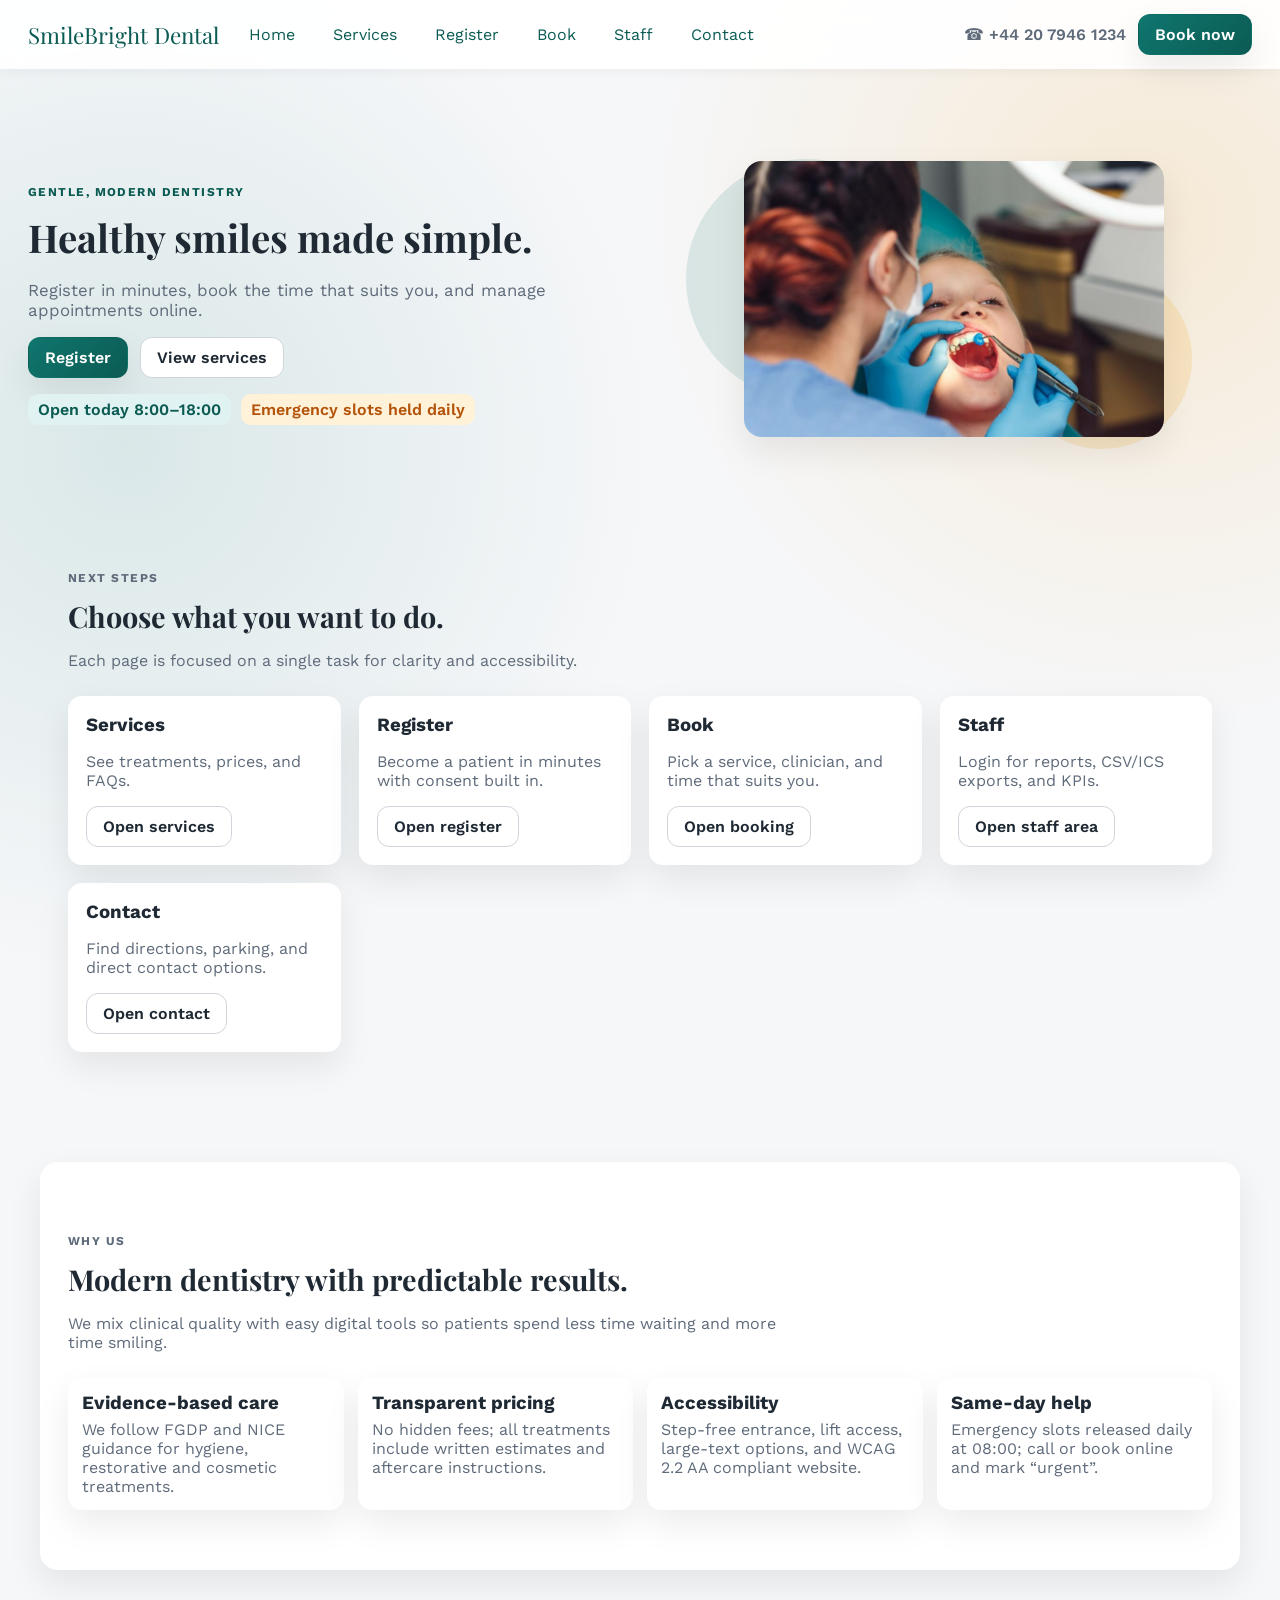
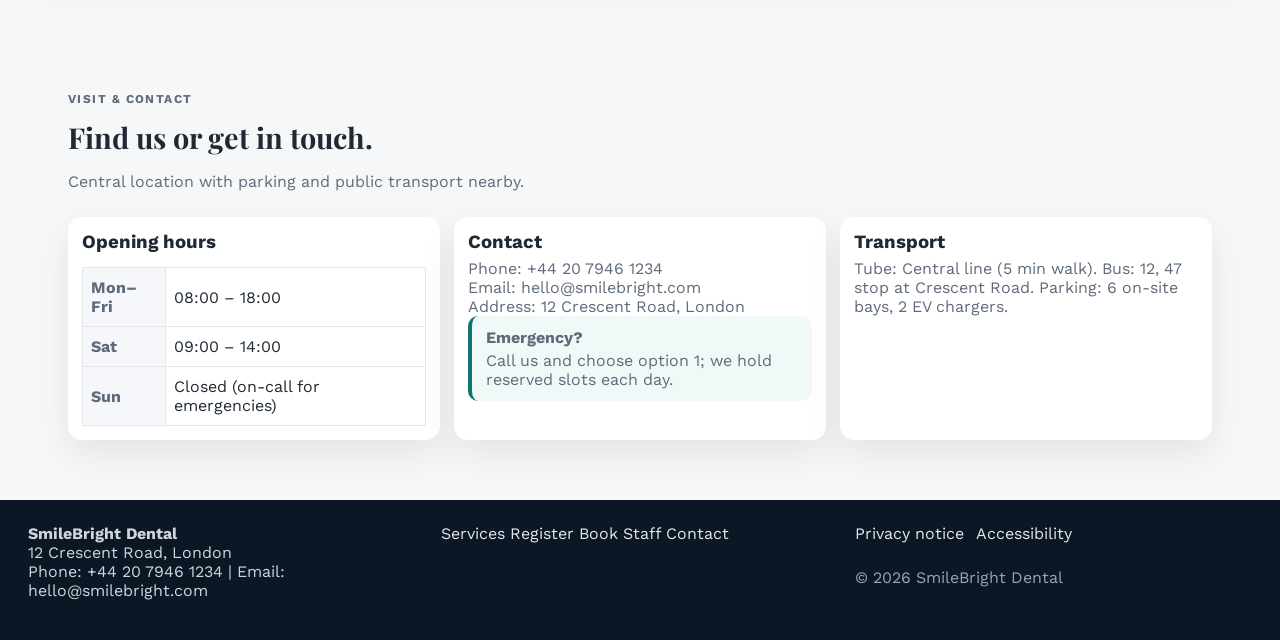
<file: index.html>
<!DOCTYPE html>
<html lang="en">
<head>
  <meta charset="UTF-8" />
  <meta name="viewport" content="width=device-width, initial-scale=1" />
  <title>SmileBright Dental | Book & Register</title>
  <link rel="preconnect" href="https://fonts.googleapis.com">
  <link rel="preconnect" href="https://fonts.gstatic.com" crossorigin>
  <link href="https://fonts.googleapis.com/css2?family=Playfair+Display:wght@600;700&family=Work+Sans:wght@400;500;600&display=swap" rel="stylesheet">
  <link rel="stylesheet" href="styles.css" />
</head>
<body>
  <a class="skip-link" href="#main">Skip to main content</a>
  <header class="topbar">
    <div class="brand">SmileBright Dental</div>
    <nav class="nav" aria-label="Main navigation">
      <button class="nav__toggle" aria-expanded="false" aria-controls="nav-menu">☰</button>
      <ul id="nav-menu" class="nav__list">
        <li><a href="index.html">Home</a></li>
        <li><a href="services.html">Services</a></li>
        <li><a href="register.html">Register</a></li>
        <li><a href="book.html">Book</a></li>
        <li><a href="staff.html">Staff</a></li>
        <li><a href="contact.html">Contact</a></li>
      </ul>
    </nav>
    <div class="cta">
      <span class="phone" aria-label="Clinic phone">☎ +44 20 7946 1234</span>
      <a class="btn btn--primary" href="book.html">Book now</a>
    </div>
  </header>

  <main id="main">
    <section id="home" class="hero">
      <div class="hero__text">
        <p class="eyebrow">Gentle, modern dentistry</p>
        <h1>Healthy smiles made simple.</h1>
        <p class="lede">Register in minutes, book the time that suits you, and manage appointments online.</p>
        <div class="hero__actions">
          <a class="btn btn--primary" href="register.html">Register</a>
          <a class="btn btn--ghost" href="services.html">View services</a>
        </div>
        <div class="hero__meta">
          <span class="badge">Open today 8:00–18:00</span>
          <span class="badge badge--soft">Emergency slots held daily</span>
        </div>
      </div>
      <div class="hero__visual" aria-hidden="true">
        <div class="orb orb--teal"></div>
        <div class="orb orb--amber"></div>
        <img src="assets/hero.jpg" alt="Dentist with patient" />
      </div>
    </section>

    <section class="section">
      <div class="section__heading">
        <p class="eyebrow">Next steps</p>
        <h2>Choose what you want to do.</h2>
        <p>Each page is focused on a single task for clarity and accessibility.</p>
      </div>
      <div class="grid services">
        <article class="card"><h3>Services</h3><p>See treatments, prices, and FAQs.</p><a class="btn btn--ghost" href="services.html">Open services</a></article>
        <article class="card"><h3>Register</h3><p>Become a patient in minutes with consent built in.</p><a class="btn btn--ghost" href="register.html">Open register</a></article>
        <article class="card"><h3>Book</h3><p>Pick a service, clinician, and time that suits you.</p><a class="btn btn--ghost" href="book.html">Open booking</a></article>
        <article class="card"><h3>Staff</h3><p>Login for reports, CSV/ICS exports, and KPIs.</p><a class="btn btn--ghost" href="staff.html">Open staff area</a></article>
        <article class="card"><h3>Contact</h3><p>Find directions, parking, and direct contact options.</p><a class="btn btn--ghost" href="contact.html">Open contact</a></article>
      </div>
    </section>

    <section class="section section--alt">
      <div class="section__heading">
        <p class="eyebrow">Why us</p>
        <h2>Modern dentistry with predictable results.</h2>
        <p>We mix clinical quality with easy digital tools so patients spend less time waiting and more time smiling.</p>
      </div>
      <div class="info-grid">
        <div class="info-card">
          <h3>Evidence-based care</h3>
          <p>We follow FGDP and NICE guidance for hygiene, restorative and cosmetic treatments.</p>
        </div>
        <div class="info-card">
          <h3>Transparent pricing</h3>
          <p>No hidden fees; all treatments include written estimates and aftercare instructions.</p>
        </div>
        <div class="info-card">
          <h3>Accessibility</h3>
          <p>Step-free entrance, lift access, large-text options, and WCAG 2.2 AA compliant website.</p>
        </div>
        <div class="info-card">
          <h3>Same-day help</h3>
          <p>Emergency slots released daily at 08:00; call or book online and mark “urgent”.</p>
        </div>
      </div>
    </section>

    <section class="section">
      <div class="section__heading">
        <p class="eyebrow">Visit & contact</p>
        <h2>Find us or get in touch.</h2>
        <p>Central location with parking and public transport nearby.</p>
      </div>
      <div class="info-grid">
        <div class="info-card">
          <h3>Opening hours</h3>
          <table class="tableish">
            <tr><th>Mon–Fri</th><td>08:00 – 18:00</td></tr>
            <tr><th>Sat</th><td>09:00 – 14:00</td></tr>
            <tr><th>Sun</th><td>Closed (on-call for emergencies)</td></tr>
          </table>
        </div>
        <div class="info-card">
          <h3>Contact</h3>
          <p>Phone: +44 20 7946 1234<br>Email: hello@smilebright.com<br>Address: 12 Crescent Road, London</p>
          <p class="note"><span class="note__title">Emergency?</span> Call us and choose option 1; we hold reserved slots each day.</p>
        </div>
        <div class="info-card">
          <h3>Transport</h3>
          <p>Tube: Central line (5 min walk). Bus: 12, 47 stop at Crescent Road. Parking: 6 on-site bays, 2 EV chargers.</p>
        </div>
      </div>
    </section>
  </main>

  <footer class="footer">
    <div>
      <strong>SmileBright Dental</strong><br />
      12 Crescent Road, London<br />
      Phone: +44 20 7946 1234 | Email: hello@smilebright.com
    </div>
    <div class="footer__links">
      <a href="services.html">Services</a>
      <a href="register.html">Register</a>
      <a href="book.html">Book</a>
      <a href="staff.html">Staff</a>
      <a href="contact.html">Contact</a>
    </div>
    <div class="footer__legal">
      <a href="#">Privacy notice</a>
      <a href="#">Accessibility</a>
      <span>© 2026 SmileBright Dental</span>
    </div>
  </footer>

  <script src="app.js"></script>
</body>
</html>
</file>
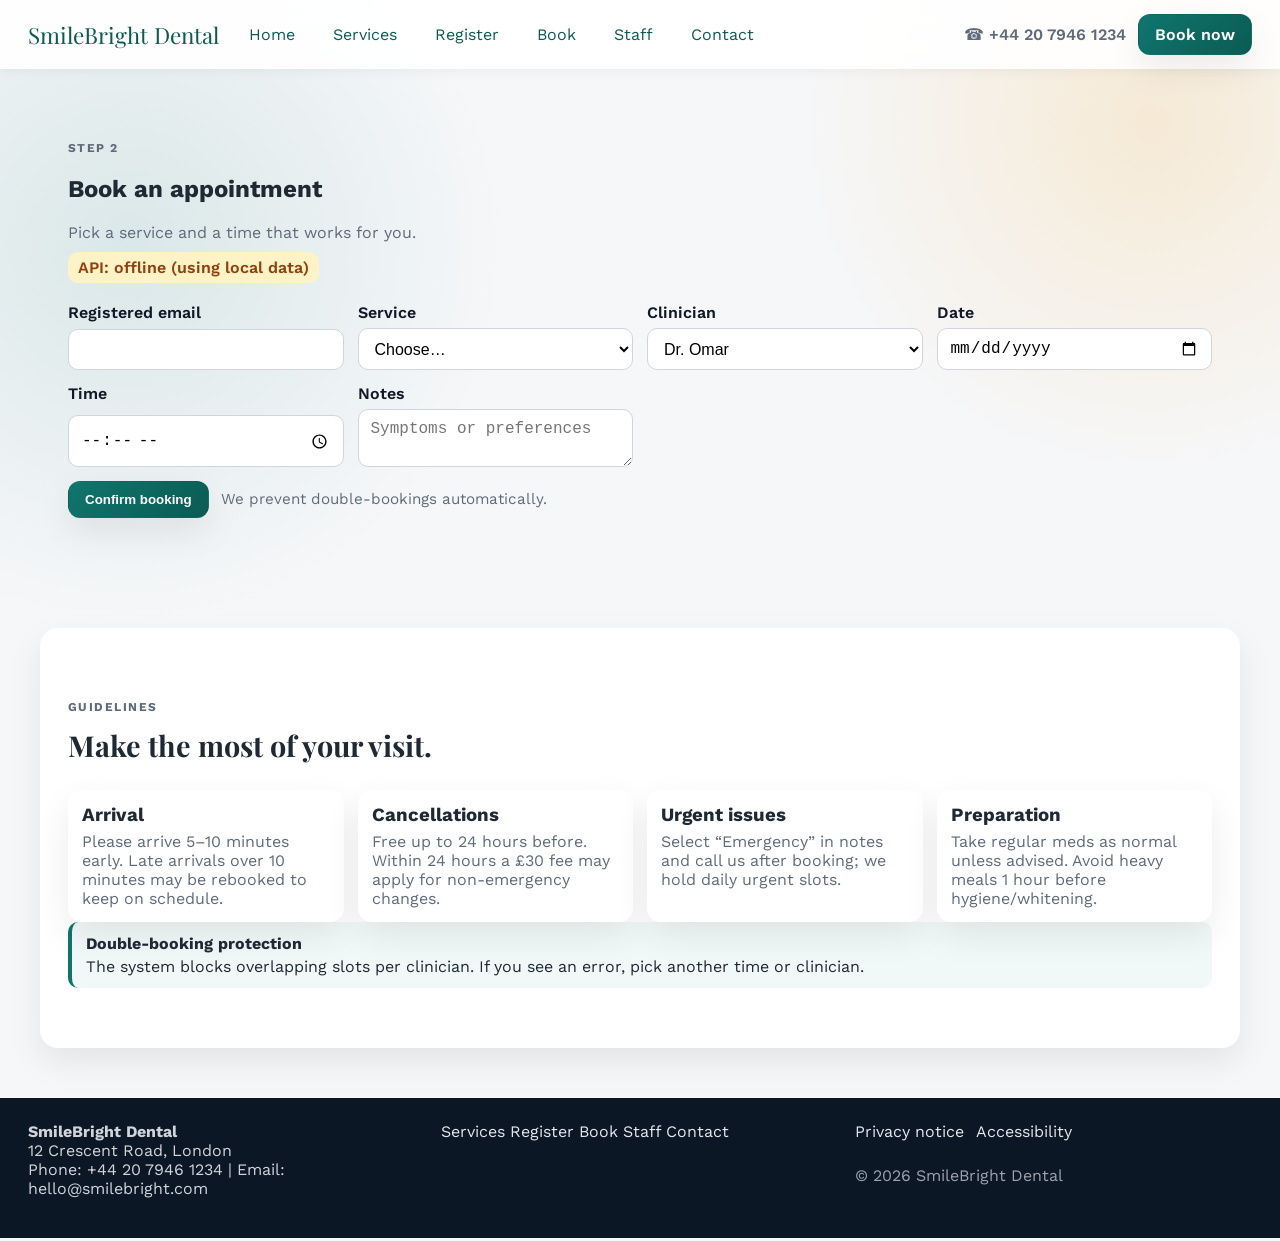
<file: book.html>
<!DOCTYPE html>
<html lang="en">
<head>
  <meta charset="UTF-8" />
  <meta name="viewport" content="width=device-width, initial-scale=1" />
  <title>Book Appointment | SmileBright Dental</title>
  <link rel="preconnect" href="https://fonts.googleapis.com">
  <link rel="preconnect" href="https://fonts.gstatic.com" crossorigin>
  <link href="https://fonts.googleapis.com/css2?family=Playfair+Display:wght@600;700&family=Work+Sans:wght@400;500;600&display=swap" rel="stylesheet">
  <link rel="stylesheet" href="styles.css" />
</head>
<body>
  <a class="skip-link" href="#main">Skip to main content</a>
  <header class="topbar">
    <div class="brand">SmileBright Dental</div>
    <nav class="nav" aria-label="Main navigation">
      <button class="nav__toggle" aria-expanded="false" aria-controls="nav-menu">☰</button>
      <ul id="nav-menu" class="nav__list">
        <li><a href="index.html">Home</a></li>
        <li><a href="services.html">Services</a></li>
        <li><a href="register.html">Register</a></li>
        <li><a href="book.html" aria-current="page">Book</a></li>
        <li><a href="staff.html">Staff</a></li>
        <li><a href="contact.html">Contact</a></li>
      </ul>
    </nav>
    <div class="cta">
      <span class="phone" aria-label="Clinic phone">☎ +44 20 7946 1234</span>
      <a class="btn btn--primary" href="book.html">Book now</a>
    </div>
  </header>

  <main id="main">
    <section class="section">
      <div class="section__heading">
        <p class="eyebrow">Step 2</p>
        <h1>Book an appointment</h1>
        <p>Pick a service and a time that works for you.</p>
        <span id="apiStatus" class="badge">Checking API…</span>
      </div>
      <form id="bookingForm" class="form" novalidate>
        <div class="form__grid">
          <label>Registered email<input name="email" type="email" required autocomplete="email" /></label>
          <label>Service
            <select name="service" required>
              <option value="">Choose…</option>
              <option>Check-up</option>
              <option>Hygiene clean</option>
              <option>Whitening</option>
              <option>Orthodontics</option>
            </select>
          </label>
          <label>Clinician
            <select name="clinician" required>
              <option>Dr. Omar</option>
              <option>Dr. Aisha</option>
              <option>Dr. Lewis</option>
            </select>
          </label>
          <label>Date<input name="date" type="date" required /></label>
          <label>Time<input name="time" type="time" required /></label>
          <label>Notes<textarea name="notes" rows="2" placeholder="Symptoms or preferences"></textarea></label>
        </div>
        <div class="form__actions">
          <button class="btn btn--primary" type="submit">Confirm booking</button>
          <span class="form__hint">We prevent double-bookings automatically.</span>
        </div>
      </form>
      <div id="bookingToast" class="toast" role="status" aria-live="polite"></div>
    </section>

    <section class="section section--alt">
      <div class="section__heading">
        <p class="eyebrow">Guidelines</p>
        <h2>Make the most of your visit.</h2>
      </div>
      <div class="info-grid">
        <div class="info-card">
          <h3>Arrival</h3>
          <p>Please arrive 5–10 minutes early. Late arrivals over 10 minutes may be rebooked to keep on schedule.</p>
        </div>
        <div class="info-card">
          <h3>Cancellations</h3>
          <p>Free up to 24 hours before. Within 24 hours a £30 fee may apply for non-emergency changes.</p>
        </div>
        <div class="info-card">
          <h3>Urgent issues</h3>
          <p>Select “Emergency” in notes and call us after booking; we hold daily urgent slots.</p>
        </div>
        <div class="info-card">
          <h3>Preparation</h3>
          <p>Take regular meds as normal unless advised. Avoid heavy meals 1 hour before hygiene/whitening.</p>
        </div>
      </div>
      <div class="note">
        <span class="note__title">Double-booking protection</span>
        The system blocks overlapping slots per clinician. If you see an error, pick another time or clinician.
      </div>
    </section>
  </main>

  <footer class="footer">
    <div>
      <strong>SmileBright Dental</strong><br />
      12 Crescent Road, London<br />
      Phone: +44 20 7946 1234 | Email: hello@smilebright.com
    </div>
    <div class="footer__links">
      <a href="services.html">Services</a>
      <a href="register.html">Register</a>
      <a href="book.html" aria-current="page">Book</a>
      <a href="staff.html">Staff</a>
      <a href="contact.html">Contact</a>
    </div>
    <div class="footer__legal">
      <a href="#">Privacy notice</a>
      <a href="#">Accessibility</a>
      <span>© 2026 SmileBright Dental</span>
    </div>
  </footer>

  <script src="app.js"></script>
</body>
</html>
</file>
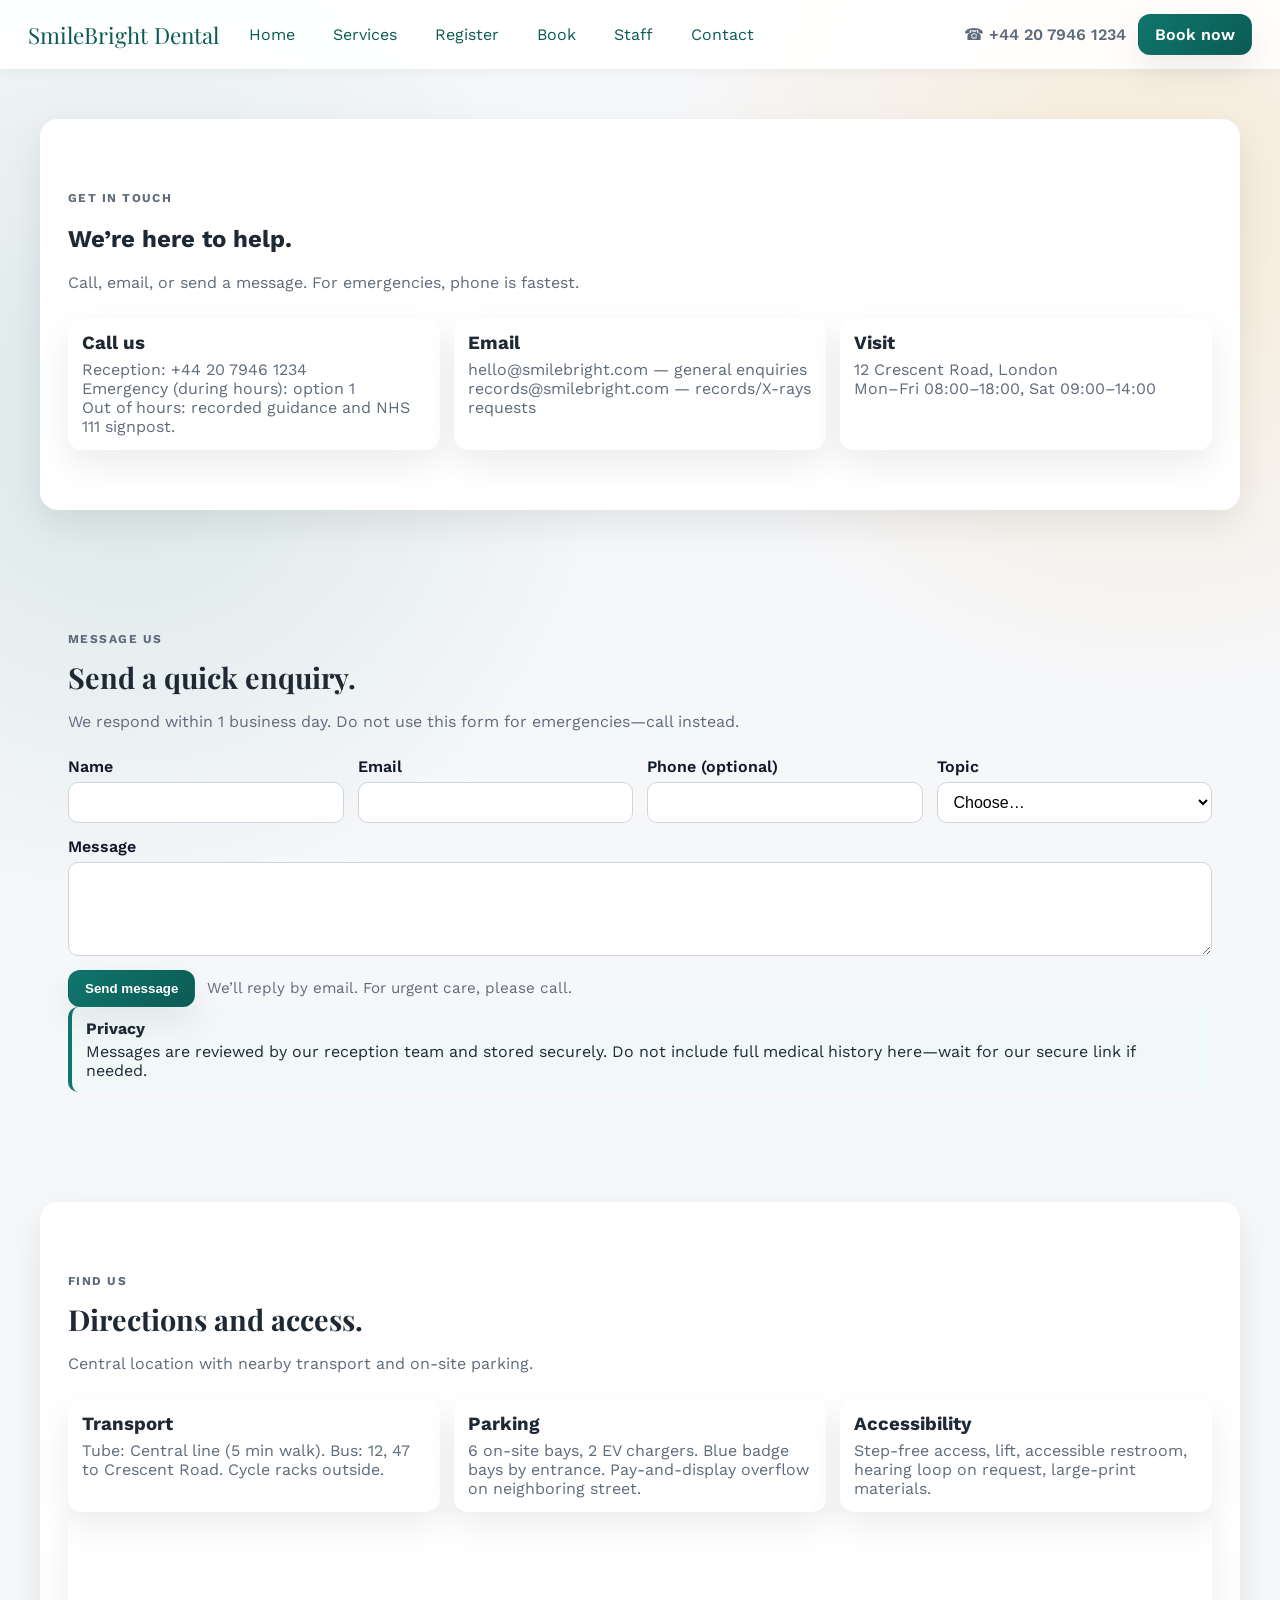
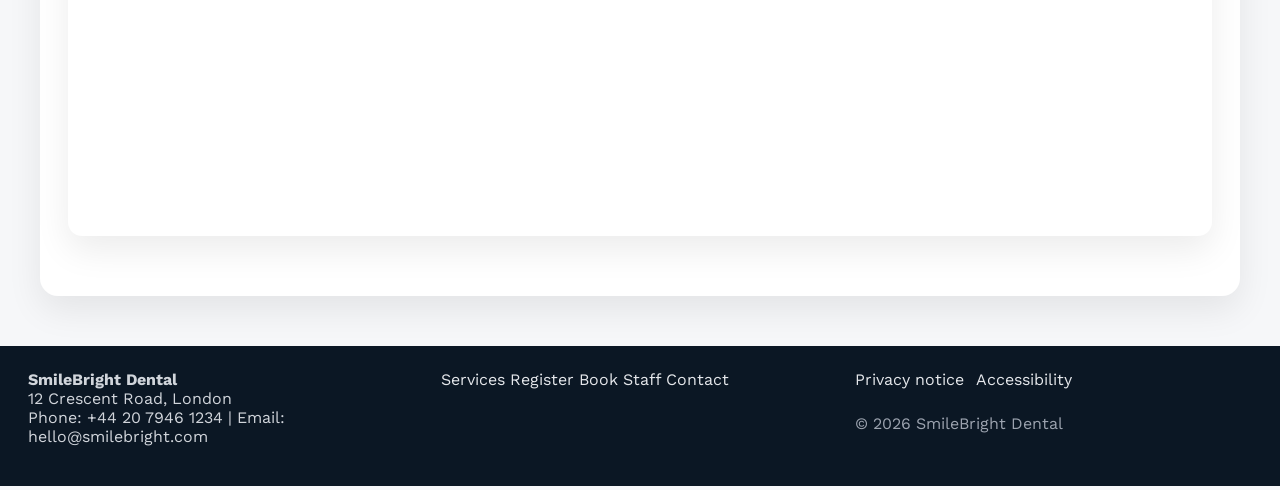
<file: contact.html>
<!DOCTYPE html>
<html lang="en">
<head>
  <meta charset="UTF-8" />
  <meta name="viewport" content="width=device-width, initial-scale=1" />
  <title>Contact | SmileBright Dental</title>
  <link rel="preconnect" href="https://fonts.googleapis.com">
  <link rel="preconnect" href="https://fonts.gstatic.com" crossorigin>
  <link href="https://fonts.googleapis.com/css2?family=Playfair+Display:wght@600;700&family=Work+Sans:wght@400;500;600&display=swap" rel="stylesheet">
  <link rel="stylesheet" href="styles.css" />
</head>
<body>
  <a class="skip-link" href="#main">Skip to main content</a>
  <header class="topbar">
    <div class="brand">SmileBright Dental</div>
    <nav class="nav" aria-label="Main navigation">
      <button class="nav__toggle" aria-expanded="false" aria-controls="nav-menu">☰</button>
      <ul id="nav-menu" class="nav__list">
        <li><a href="index.html">Home</a></li>
        <li><a href="services.html">Services</a></li>
        <li><a href="register.html">Register</a></li>
        <li><a href="book.html">Book</a></li>
        <li><a href="staff.html">Staff</a></li>
        <li><a href="contact.html" aria-current="page">Contact</a></li>
      </ul>
    </nav>
    <div class="cta">
      <span class="phone" aria-label="Clinic phone">☎ +44 20 7946 1234</span>
      <a class="btn btn--primary" href="book.html">Book now</a>
    </div>
  </header>

  <main id="main">
    <section class="section section--alt">
      <div class="section__heading">
        <p class="eyebrow">Get in touch</p>
        <h1>We’re here to help.</h1>
        <p>Call, email, or send a message. For emergencies, phone is fastest.</p>
      </div>
      <div class="info-grid">
        <div class="info-card">
          <h3>Call us</h3>
          <p>Reception: +44 20 7946 1234<br>Emergency (during hours): option 1<br>Out of hours: recorded guidance and NHS 111 signpost.</p>
        </div>
        <div class="info-card">
          <h3>Email</h3>
          <p>hello@smilebright.com — general enquiries<br>records@smilebright.com — records/X-rays requests</p>
        </div>
        <div class="info-card">
          <h3>Visit</h3>
          <p>12 Crescent Road, London<br>Mon–Fri 08:00–18:00, Sat 09:00–14:00</p>
        </div>
      </div>
    </section>

    <section class="section">
      <div class="section__heading">
        <p class="eyebrow">Message us</p>
        <h2>Send a quick enquiry.</h2>
        <p>We respond within 1 business day. Do not use this form for emergencies—call instead.</p>
      </div>
      <form class="form" id="contactForm">
        <div class="form__grid">
          <label>Name<input name="name" required /></label>
          <label>Email<input name="email" type="email" required /></label>
          <label>Phone (optional)<input name="phone" type="tel" /></label>
          <label>Topic
            <select name="topic" required>
              <option value="">Choose…</option>
              <option>General enquiry</option>
              <option>Registration help</option>
              <option>Billing</option>
              <option>Records/X-rays request</option>
            </select>
          </label>
        </div>
        <label>Message<textarea name="message" rows="4" required></textarea></label>
        <div class="form__actions">
          <button class="btn btn--primary" type="submit">Send message</button>
          <span class="form__hint">We’ll reply by email. For urgent care, please call.</span>
        </div>
      </form>
      <div id="contactToast" class="toast" role="status" aria-live="polite"></div>
      <div class="note">
        <span class="note__title">Privacy</span>
        Messages are reviewed by our reception team and stored securely. Do not include full medical history here—wait for our secure link if needed.
      </div>
    </section>

    <section class="section section--alt">
      <div class="section__heading">
        <p class="eyebrow">Find us</p>
        <h2>Directions and access.</h2>
        <p>Central location with nearby transport and on-site parking.</p>
      </div>
      <div class="info-grid">
        <div class="info-card">
          <h3>Transport</h3>
          <p>Tube: Central line (5 min walk). Bus: 12, 47 to Crescent Road. Cycle racks outside.</p>
        </div>
        <div class="info-card">
          <h3>Parking</h3>
          <p>6 on-site bays, 2 EV chargers. Blue badge bays by entrance. Pay-and-display overflow on neighboring street.</p>
        </div>
        <div class="info-card">
          <h3>Accessibility</h3>
          <p>Step-free access, lift, accessible restroom, hearing loop on request, large-print materials.</p>
        </div>
      </div>
      <div class="info-card" style="padding:0; overflow:hidden;">
        <iframe title="Map showing SmileBright Dental, 12 Crescent Road, London" aria-label="Map showing SmileBright Dental, 12 Crescent Road, London" src="https://www.google.com/maps?q=12+Crescent+Road+London&output=embed" width="100%" height="320" style="border:0;" loading="lazy" referrerpolicy="no-referrer-when-downgrade"></iframe>
      </div>
    </section>
  </main>

  <footer class="footer">
    <div>
      <strong>SmileBright Dental</strong><br />
      12 Crescent Road, London<br />
      Phone: +44 20 7946 1234 | Email: hello@smilebright.com
    </div>
    <div class="footer__links">
      <a href="services.html">Services</a>
      <a href="register.html">Register</a>
      <a href="book.html">Book</a>
      <a href="staff.html">Staff</a>
      <a href="contact.html" aria-current="page">Contact</a>
    </div>
    <div class="footer__legal">
      <a href="#">Privacy notice</a>
      <a href="#">Accessibility</a>
      <span>© 2026 SmileBright Dental</span>
    </div>
  </footer>

  <script>
    // Lightweight client-side acknowledgement for the contact form
    const contactForm = document.getElementById('contactForm');
    const contactToast = document.getElementById('contactToast');
    if (contactForm) {
      contactForm.addEventListener('submit', (e) => {
        e.preventDefault();
        if (!contactForm.checkValidity()) {
          contactToast.textContent = 'Please complete all required fields.';
          contactToast.className = 'toast toast--show toast--error';
          setTimeout(() => contactToast.classList.remove('toast--show'), 3500);
          return;
        }
        contactToast.textContent = 'Thanks—message received. We will reply within 1 business day.';
        contactToast.className = 'toast toast--show';
        setTimeout(() => contactToast.classList.remove('toast--show'), 3500);
        contactForm.reset();
      });
    }
  </script>
</body>
</html>
</file>
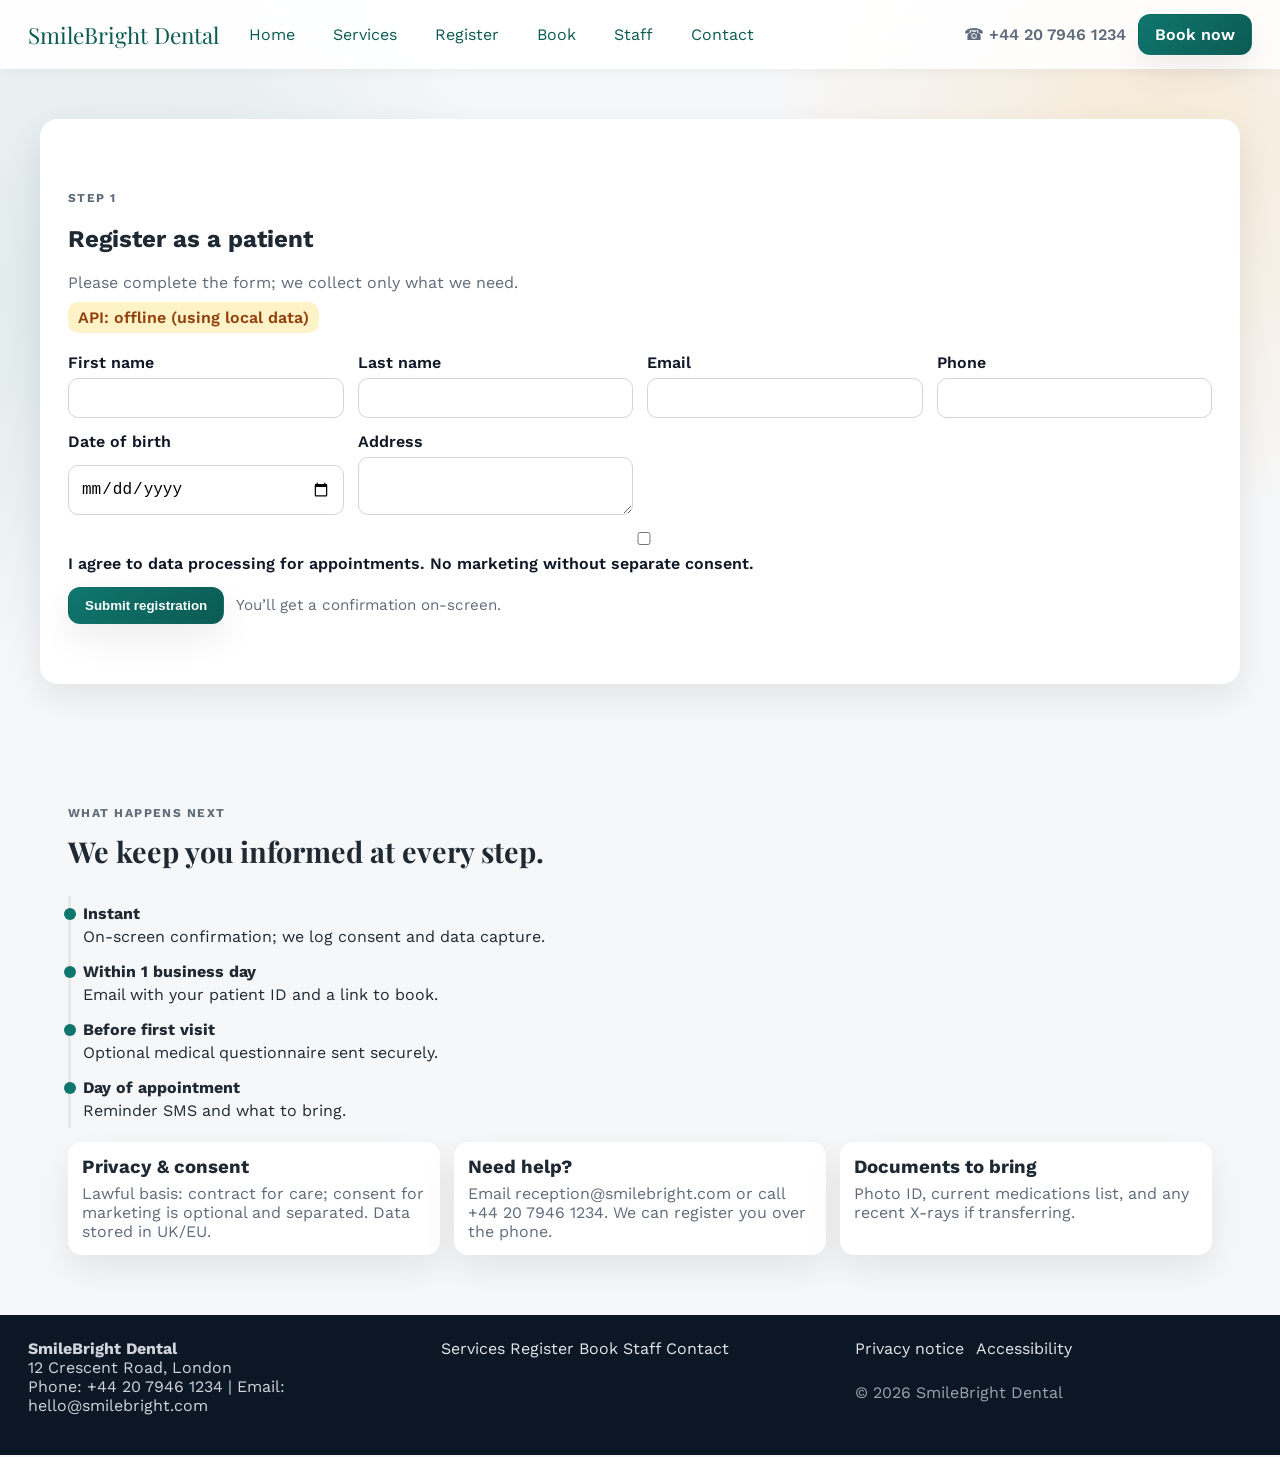
<file: register.html>
<!DOCTYPE html>
<html lang="en">
<head>
  <meta charset="UTF-8" />
  <meta name="viewport" content="width=device-width, initial-scale=1" />
  <title>Register | SmileBright Dental</title>
  <link rel="preconnect" href="https://fonts.googleapis.com">
  <link rel="preconnect" href="https://fonts.gstatic.com" crossorigin>
  <link href="https://fonts.googleapis.com/css2?family=Playfair+Display:wght@600;700&family=Work+Sans:wght@400;500;600&display=swap" rel="stylesheet">
  <link rel="stylesheet" href="styles.css" />
</head>
<body>
  <a class="skip-link" href="#main">Skip to main content</a>
  <header class="topbar">
    <div class="brand">SmileBright Dental</div>
    <nav class="nav" aria-label="Main navigation">
      <button class="nav__toggle" aria-expanded="false" aria-controls="nav-menu">☰</button>
      <ul id="nav-menu" class="nav__list">
        <li><a href="index.html">Home</a></li>
        <li><a href="services.html">Services</a></li>
        <li><a href="register.html" aria-current="page">Register</a></li>
        <li><a href="book.html">Book</a></li>
        <li><a href="staff.html">Staff</a></li>
        <li><a href="contact.html">Contact</a></li>
      </ul>
    </nav>
    <div class="cta">
      <span class="phone" aria-label="Clinic phone">☎ +44 20 7946 1234</span>
      <a class="btn btn--primary" href="book.html">Book now</a>
    </div>
  </header>

  <main id="main">
    <section class="section section--alt">
      <div class="section__heading">
        <p class="eyebrow">Step 1</p>
        <h1>Register as a patient</h1>
        <p>Please complete the form; we collect only what we need.</p>
        <span id="apiStatus" class="badge">Checking API…</span>
      </div>
      <form id="registerForm" class="form" novalidate>
        <div class="form__grid">
          <label>First name<input name="first_name" required /></label>
          <label>Last name<input name="last_name" required /></label>
          <label>Email<input name="email" type="email" required autocomplete="email" /></label>
          <label>Phone<input name="phone" type="tel" required /></label>
          <label>Date of birth<input name="dob" type="date" required /></label>
          <label>Address<textarea name="address" rows="2" required></textarea></label>
        </div>
        <label class="consent"><input type="checkbox" name="consent" required /> I agree to data processing for appointments. No marketing without separate consent.</label>
        <div class="form__actions">
          <button class="btn btn--primary" type="submit">Submit registration</button>
          <span class="form__hint">You’ll get a confirmation on-screen.</span>
        </div>
      </form>
      <div id="registerToast" class="toast" role="status" aria-live="polite"></div>
    </section>

    <section class="section">
      <div class="section__heading">
        <p class="eyebrow">What happens next</p>
        <h2>We keep you informed at every step.</h2>
      </div>
      <ol class="timeline">
        <li><strong>Instant</strong> On-screen confirmation; we log consent and data capture.</li>
        <li><strong>Within 1 business day</strong> Email with your patient ID and a link to book.</li>
        <li><strong>Before first visit</strong> Optional medical questionnaire sent securely.</li>
        <li><strong>Day of appointment</strong> Reminder SMS and what to bring.</li>
      </ol>
      <div class="info-grid">
        <div class="info-card">
          <h3>Privacy & consent</h3>
          <p>Lawful basis: contract for care; consent for marketing is optional and separated. Data stored in UK/EU.</p>
        </div>
        <div class="info-card">
          <h3>Need help?</h3>
          <p>Email reception@smilebright.com or call +44 20 7946 1234. We can register you over the phone.</p>
        </div>
        <div class="info-card">
          <h3>Documents to bring</h3>
          <p>Photo ID, current medications list, and any recent X-rays if transferring.</p>
        </div>
      </div>
    </section>
  </main>

  <footer class="footer">
    <div>
      <strong>SmileBright Dental</strong><br />
      12 Crescent Road, London<br />
      Phone: +44 20 7946 1234 | Email: hello@smilebright.com
    </div>
    <div class="footer__links">
      <a href="services.html">Services</a>
      <a href="register.html" aria-current="page">Register</a>
      <a href="book.html">Book</a>
      <a href="staff.html">Staff</a>
      <a href="contact.html">Contact</a>
    </div>
    <div class="footer__legal">
      <a href="#">Privacy notice</a>
      <a href="#">Accessibility</a>
      <span>© 2026 SmileBright Dental</span>
    </div>
  </footer>

  <script src="app.js"></script>
</body>
</html>
</file>
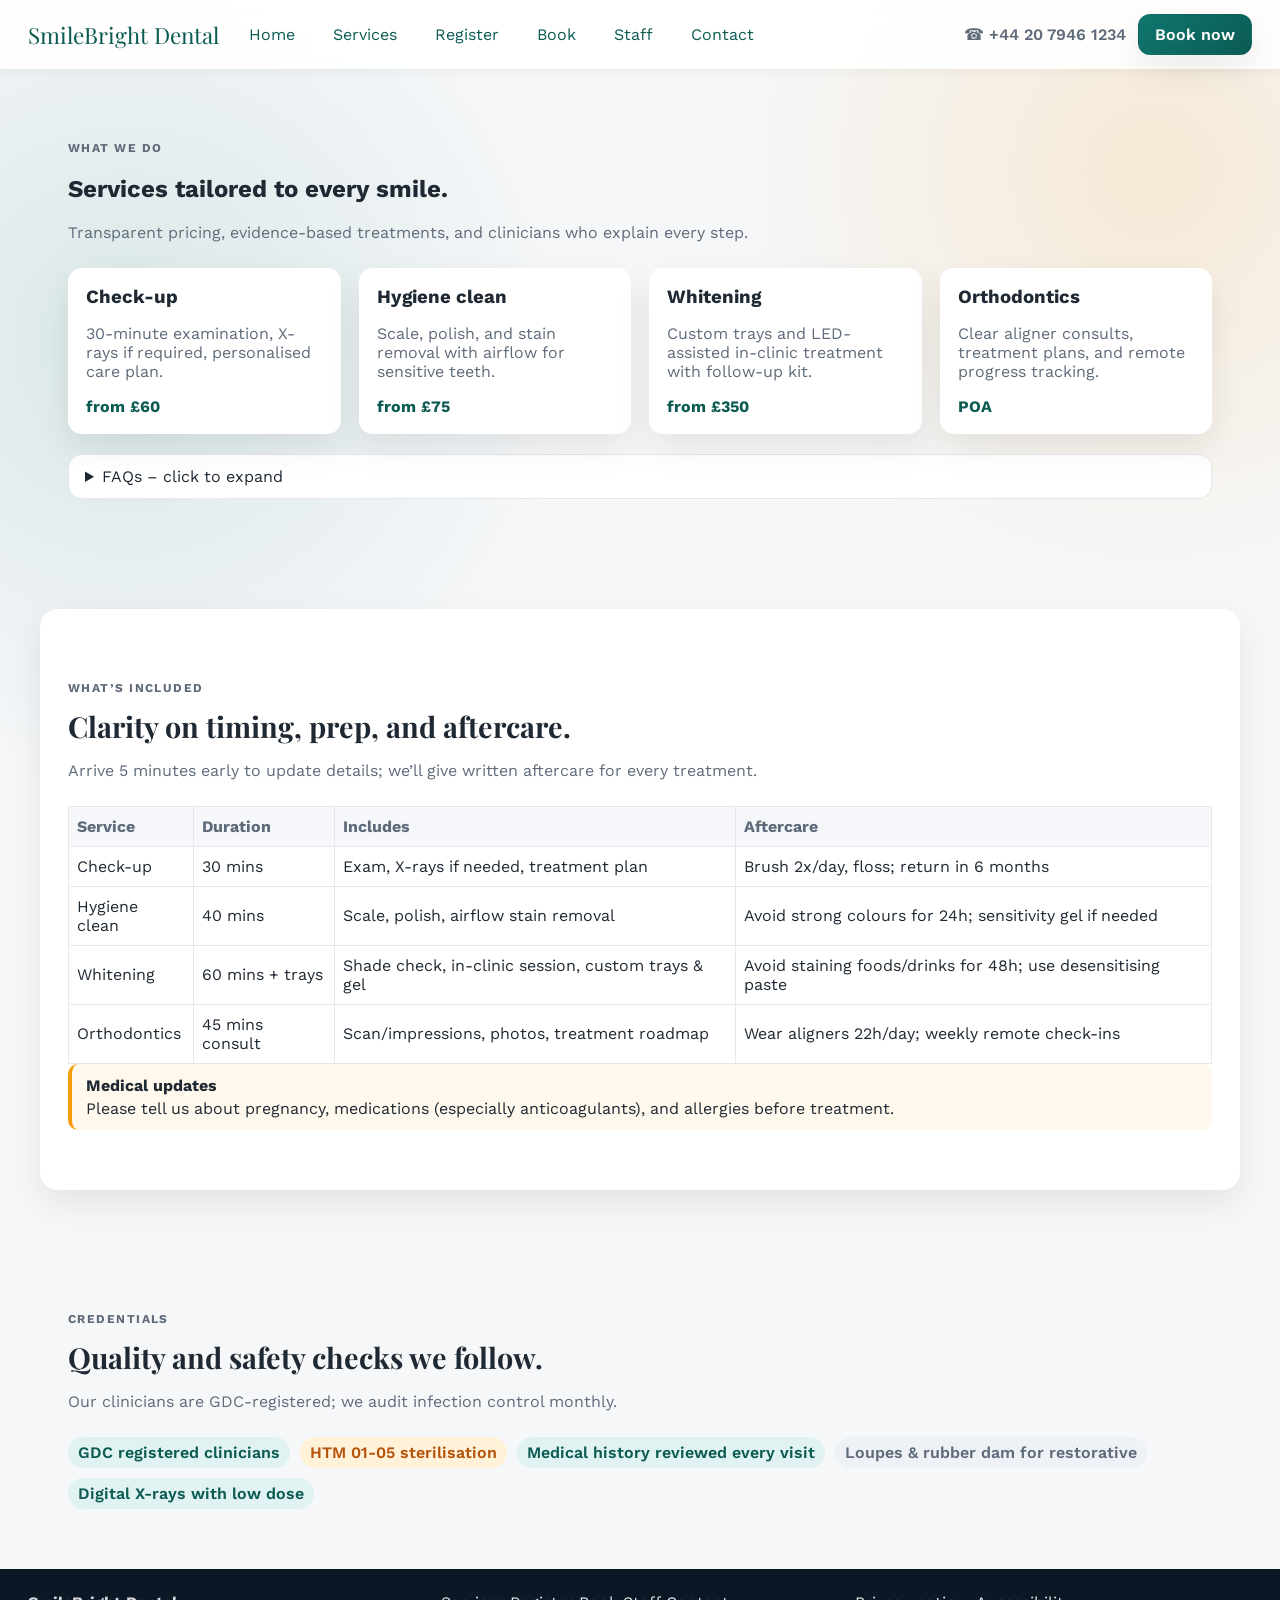
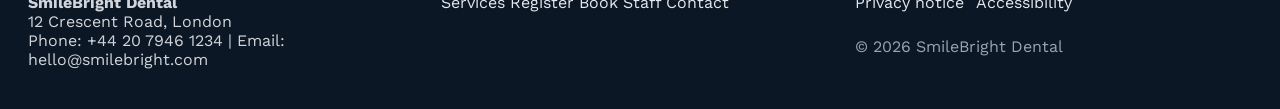
<file: services.html>
<!DOCTYPE html>
<html lang="en">
<head>
  <meta charset="UTF-8" />
  <meta name="viewport" content="width=device-width, initial-scale=1" />
  <title>Services | SmileBright Dental</title>
  <link rel="preconnect" href="https://fonts.googleapis.com">
  <link rel="preconnect" href="https://fonts.gstatic.com" crossorigin>
  <link href="https://fonts.googleapis.com/css2?family=Playfair+Display:wght@600;700&family=Work+Sans:wght@400;500;600&display=swap" rel="stylesheet">
  <link rel="stylesheet" href="styles.css" />
</head>
<body>
  <a class="skip-link" href="#main">Skip to main content</a>
  <header class="topbar">
    <div class="brand">SmileBright Dental</div>
    <nav class="nav" aria-label="Main navigation">
      <button class="nav__toggle" aria-expanded="false" aria-controls="nav-menu">☰</button>
      <ul id="nav-menu" class="nav__list">
        <li><a href="index.html">Home</a></li>
        <li><a href="services.html" aria-current="page">Services</a></li>
        <li><a href="register.html">Register</a></li>
        <li><a href="book.html">Book</a></li>
        <li><a href="staff.html">Staff</a></li>
        <li><a href="contact.html">Contact</a></li>
      </ul>
    </nav>
    <div class="cta">
      <span class="phone" aria-label="Clinic phone">☎ +44 20 7946 1234</span>
      <a class="btn btn--primary" href="book.html">Book now</a>
    </div>
  </header>

  <main id="main">
    <section class="section">
      <div class="section__heading">
        <p class="eyebrow">What we do</p>
        <h1>Services tailored to every smile.</h1>
        <p>Transparent pricing, evidence-based treatments, and clinicians who explain every step.</p>
      </div>
      <div class="grid services">
        <article class="card">
          <h3>Check-up</h3>
          <p>30-minute examination, X-rays if required, personalised care plan.</p>
          <span class="price">from £60</span>
        </article>
        <article class="card">
          <h3>Hygiene clean</h3>
          <p>Scale, polish, and stain removal with airflow for sensitive teeth.</p>
          <span class="price">from £75</span>
        </article>
        <article class="card">
          <h3>Whitening</h3>
          <p>Custom trays and LED-assisted in-clinic treatment with follow-up kit.</p>
          <span class="price">from £350</span>
        </article>
        <article class="card">
          <h3>Orthodontics</h3>
          <p>Clear aligner consults, treatment plans, and remote progress tracking.</p>
          <span class="price">POA</span>
        </article>
      </div>
      <details class="faq">
        <summary>FAQs – click to expand</summary>
        <div class="faq__item"><strong>Do you accept NHS patients?</strong><p>Private clinic with referral pathways; NHS emergencies signposted.</p></div>
        <div class="faq__item"><strong>Is finance available?</strong><p>Interest-free plans up to 12 months; subject to checks.</p></div>
      </details>
    </section>

    <section class="section section--alt">
      <div class="section__heading">
        <p class="eyebrow">What’s included</p>
        <h2>Clarity on timing, prep, and aftercare.</h2>
        <p>Arrive 5 minutes early to update details; we’ll give written aftercare for every treatment.</p>
      </div>
      <table class="tableish">
        <tr><th>Service</th><th>Duration</th><th>Includes</th><th>Aftercare</th></tr>
        <tr><td>Check-up</td><td>30 mins</td><td>Exam, X-rays if needed, treatment plan</td><td>Brush 2x/day, floss; return in 6 months</td></tr>
        <tr><td>Hygiene clean</td><td>40 mins</td><td>Scale, polish, airflow stain removal</td><td>Avoid strong colours for 24h; sensitivity gel if needed</td></tr>
        <tr><td>Whitening</td><td>60 mins + trays</td><td>Shade check, in-clinic session, custom trays & gel</td><td>Avoid staining foods/drinks for 48h; use desensitising paste</td></tr>
        <tr><td>Orthodontics</td><td>45 mins consult</td><td>Scan/impressions, photos, treatment roadmap</td><td>Wear aligners 22h/day; weekly remote check-ins</td></tr>
      </table>
      <div class="note note--warning">
        <span class="note__title">Medical updates</span>
        Please tell us about pregnancy, medications (especially anticoagulants), and allergies before treatment.
      </div>
    </section>

    <section class="section">
      <div class="section__heading">
        <p class="eyebrow">Credentials</p>
        <h2>Quality and safety checks we follow.</h2>
        <p>Our clinicians are GDC-registered; we audit infection control monthly.</p>
      </div>
      <ul class="pill-list">
        <li class="pill">GDC registered clinicians</li>
        <li class="pill pill--amber">HTM 01-05 sterilisation</li>
        <li class="pill">Medical history reviewed every visit</li>
        <li class="pill pill--muted">Loupes & rubber dam for restorative</li>
        <li class="pill">Digital X-rays with low dose</li>
      </ul>
    </section>
  </main>

  <footer class="footer">
    <div>
      <strong>SmileBright Dental</strong><br />
      12 Crescent Road, London<br />
      Phone: +44 20 7946 1234 | Email: hello@smilebright.com
    </div>
    <div class="footer__links">
      <a href="services.html" aria-current="page">Services</a>
      <a href="register.html">Register</a>
      <a href="book.html">Book</a>
      <a href="staff.html">Staff</a>
      <a href="contact.html">Contact</a>
    </div>
    <div class="footer__legal">
      <a href="#">Privacy notice</a>
      <a href="#">Accessibility</a>
      <span>© 2026 SmileBright Dental</span>
    </div>
  </footer>

  <script src="app.js"></script>
</body>
</html>
</file>
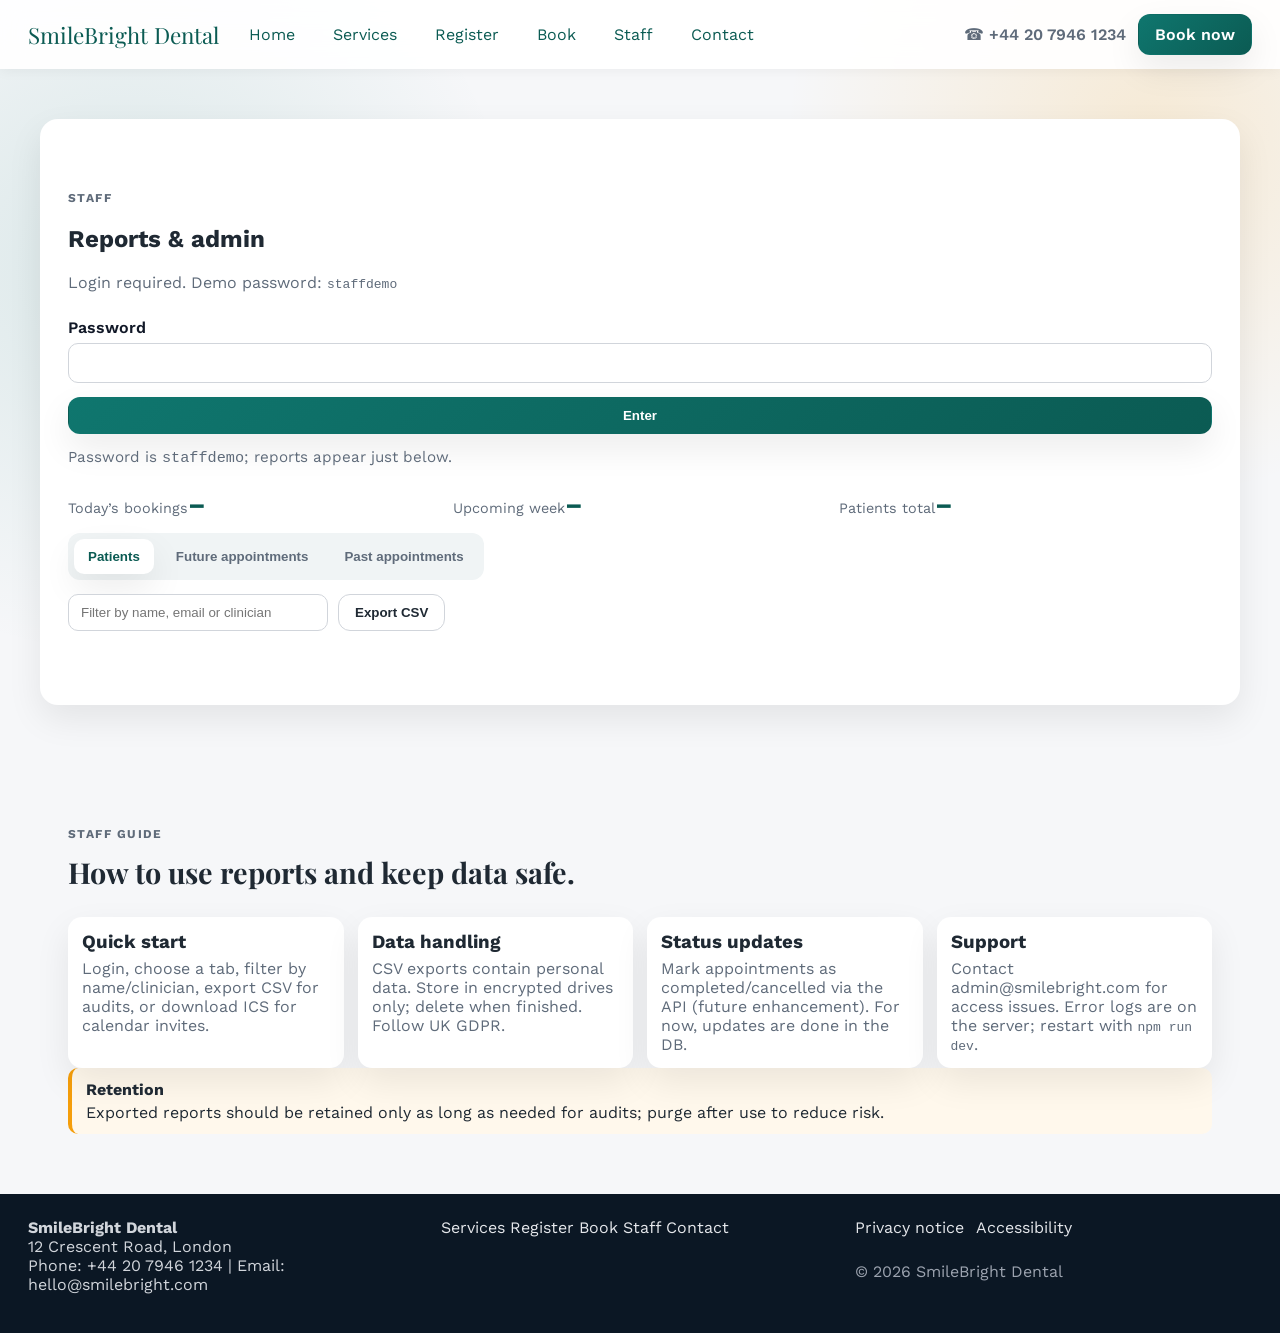
<file: staff.html>
<!DOCTYPE html>
<html lang="en">
<head>
  <meta charset="UTF-8" />
  <meta name="viewport" content="width=device-width, initial-scale=1" />
  <title>Staff Reports | SmileBright Dental</title>
  <link rel="preconnect" href="https://fonts.googleapis.com">
  <link rel="preconnect" href="https://fonts.gstatic.com" crossorigin>
  <link href="https://fonts.googleapis.com/css2?family=Playfair+Display:wght@600;700&family=Work+Sans:wght@400;500;600&display=swap" rel="stylesheet">
  <link rel="stylesheet" href="styles.css" />
</head>
<body>
  <a class="skip-link" href="#main">Skip to main content</a>
  <header class="topbar">
    <div class="brand">SmileBright Dental</div>
    <nav class="nav" aria-label="Main navigation">
      <button class="nav__toggle" aria-expanded="false" aria-controls="nav-menu">☰</button>
      <ul id="nav-menu" class="nav__list">
        <li><a href="index.html">Home</a></li>
        <li><a href="services.html">Services</a></li>
        <li><a href="register.html">Register</a></li>
        <li><a href="book.html">Book</a></li>
        <li><a href="staff.html" aria-current="page">Staff</a></li>
        <li><a href="contact.html">Contact</a></li>
      </ul>
    </nav>
    <div class="cta">
      <span class="phone" aria-label="Clinic phone">☎ +44 20 7946 1234</span>
      <a class="btn btn--primary" href="book.html">Book now</a>
    </div>
  </header>

  <main id="main">
    <section class="section section--alt">
      <div class="section__heading">
        <p class="eyebrow">Staff</p>
        <h1>Reports & admin</h1>
        <p>Login required. Demo password: <code>staffdemo</code></p>
      </div>
      <form id="staffLogin" class="form form--inline">
        <label>Password<input name="password" type="password" required /></label>
        <button class="btn btn--primary" type="submit">Enter</button>
        <span class="form__hint">Password is <code>staffdemo</code>; reports appear just below.</span>
      </form>
      <div id="staffToast" class="toast" role="status" aria-live="polite"></div>
      <div id="staffArea" class="staff" hidden>
        <div class="kpi">
          <div><span class="kpi__label">Today’s bookings</span><span id="kpiToday" class="kpi__value">–</span></div>
          <div><span class="kpi__label">Upcoming week</span><span id="kpiWeek" class="kpi__value">–</span></div>
          <div><span class="kpi__label">Patients total</span><span id="kpiPatients" class="kpi__value">–</span></div>
        </div>
        <div class="tabs" role="tablist">
          <button class="tab tab--active" data-tab="patients" role="tab">Patients</button>
          <button class="tab" data-tab="future" role="tab">Future appointments</button>
          <button class="tab" data-tab="past" role="tab">Past appointments</button>
        </div>
        <div class="reports__controls">
          <input id="filterInput" type="search" placeholder="Filter by name, email or clinician" aria-label="Filter" />
          <button id="exportCsv" class="btn btn--ghost" type="button">Export CSV</button>
        </div>
        <div id="patientsPanel" class="panel" role="tabpanel"></div>
        <div id="futurePanel" class="panel" role="tabpanel" hidden></div>
        <div id="pastPanel" class="panel" role="tabpanel" hidden></div>
      </div>
    </section>

    <section class="section">
      <div class="section__heading">
        <p class="eyebrow">Staff guide</p>
        <h2>How to use reports and keep data safe.</h2>
      </div>
      <div class="info-grid">
        <div class="info-card">
          <h3>Quick start</h3>
          <p>Login, choose a tab, filter by name/clinician, export CSV for audits, or download ICS for calendar invites.</p>
        </div>
        <div class="info-card">
          <h3>Data handling</h3>
          <p>CSV exports contain personal data. Store in encrypted drives only; delete when finished. Follow UK GDPR.</p>
        </div>
        <div class="info-card">
          <h3>Status updates</h3>
          <p>Mark appointments as completed/cancelled via the API (future enhancement). For now, updates are done in the DB.</p>
        </div>
        <div class="info-card">
          <h3>Support</h3>
          <p>Contact admin@smilebright.com for access issues. Error logs are on the server; restart with <code>npm run dev</code>.</p>
        </div>
      </div>
      <div class="note note--warning">
        <span class="note__title">Retention</span>
        Exported reports should be retained only as long as needed for audits; purge after use to reduce risk.
      </div>
    </section>
  </main>

  <footer class="footer">
    <div>
      <strong>SmileBright Dental</strong><br />
      12 Crescent Road, London<br />
      Phone: +44 20 7946 1234 | Email: hello@smilebright.com
    </div>
    <div class="footer__links">
      <a href="services.html">Services</a>
      <a href="register.html">Register</a>
      <a href="book.html">Book</a>
      <a href="staff.html" aria-current="page">Staff</a>
      <a href="contact.html">Contact</a>
    </div>
    <div class="footer__legal">
      <a href="#">Privacy notice</a>
      <a href="#">Accessibility</a>
      <span>© 2026 SmileBright Dental</span>
    </div>
  </footer>

  <script src="app.js"></script>
</body>
</html>
</file>
<file: styles.css>
:root {
  --teal: #0f766e;
  --teal-dark: #0b5b53;
  --amber: #f59e0b;
  --bg: #f6f7f9;
  --card: #ffffff;
  --text: #1f2933;
  --muted: #5f6b7a;
  --shadow: 0 14px 35px rgba(0, 0, 0, 0.08);
  --radius: 14px;
  --space: 18px;
}

* { box-sizing: border-box; }
body {
  margin: 0;
  font-family: 'Work Sans', system-ui, -apple-system, sans-serif;
  color: var(--text);
  background: radial-gradient(circle at 10% 20%, rgba(15,118,110,0.12), transparent 25%),
              radial-gradient(circle at 90% 10%, rgba(245,158,11,0.15), transparent 22%),
              var(--bg);
  min-height: 100vh;
}

a { color: var(--teal-dark); text-decoration: none; }
a:hover { text-decoration: underline; }

.skip-link {
  position: absolute;
  left: -999px;
  top: 10px;
  background: #fff;
  padding: 8px 12px;
  border-radius: 6px;
  box-shadow: var(--shadow);
}
.skip-link:focus { left: 10px; }

.topbar {
  display: grid;
  grid-template-columns: auto 1fr auto;
  align-items: center;
  gap: var(--space);
  padding: 14px 28px;
  position: sticky;
  top: 0;
  background: rgba(255,255,255,0.92);
  backdrop-filter: blur(12px);
  z-index: 10;
  box-shadow: 0 2px 12px rgba(0,0,0,0.05);
}
.brand { font-family: 'Playfair Display', serif; font-size: 1.4rem; color: var(--teal-dark); }

.nav__list { display: flex; gap: 14px; list-style: none; padding: 0; margin: 0; }
.nav__list a { padding: 8px 12px; border-radius: 10px; }
.nav__list a:hover, .nav__list a:focus-visible { background: rgba(15,118,110,0.08); }
.nav__toggle { display: none; background: none; border: 1px solid #d1d5db; padding: 6px 10px; border-radius: 10px; }

.cta { display: flex; align-items: center; gap: 12px; font-weight: 600; color: var(--muted); }
.phone { font-variant-numeric: lining-nums; }

.btn {
  display: inline-flex;
  align-items: center;
  justify-content: center;
  gap: 6px;
  padding: 10px 16px;
  border-radius: 12px;
  border: 1px solid transparent;
  font-weight: 600;
  cursor: pointer;
  text-decoration: none;
  transition: transform 120ms ease, box-shadow 120ms ease, background 120ms ease;
}
.btn:focus-visible { outline: 3px solid rgba(15,118,110,0.35); outline-offset: 2px; }
.btn--primary { background: linear-gradient(135deg, var(--teal), var(--teal-dark)); color: #fff; box-shadow: var(--shadow); }
.btn--primary:hover { transform: translateY(-1px); }
.btn--ghost { background: #fff; border-color: #d1d5db; color: var(--text); }

.hero {
  display: grid;
  grid-template-columns: repeat(auto-fit, minmax(320px, 1fr));
  align-items: center;
  gap: 32px;
  padding: 70px 28px 40px;
}
.hero__text h1 { font-family: 'Playfair Display', serif; font-size: clamp(2.2rem, 3vw, 3rem); margin: 10px 0; }
.hero__text .lede { max-width: 560px; color: var(--muted); font-size: 1.05rem; }
.hero__actions { display: flex; flex-wrap: wrap; gap: 12px; margin: 16px 0; }
.hero__meta { display: flex; gap: 10px; flex-wrap: wrap; color: var(--muted); }
.badge { background: #e0f2f1; padding: 6px 10px; border-radius: 10px; font-weight: 600; color: var(--teal-dark); }
.badge--soft { background: #fff2d9; color: #b45309; }
.badge--ok { background: #e0fbe2; color: #166534; }
.badge--warn { background: #fef3c7; color: #92400e; }
.hero__visual { position: relative; min-height: 320px; display: grid; place-items: center; }
.hero__visual img { width: 100%; max-width: 420px; border-radius: 18px; box-shadow: var(--shadow); position: relative; z-index: 2; }
.orb { position: absolute; border-radius: 50%; filter: blur(0px); opacity: 0.6; }
.orb--teal { width: 240px; height: 240px; background: rgba(15,118,110,0.22); top: 20px; left: 30px; }
.orb--amber { width: 180px; height: 180px; background: rgba(245,158,11,0.25); bottom: 10px; right: 60px; }

.section { padding: 60px 28px; max-width: 1200px; margin: 0 auto; }
.section--alt { background: #fff; border-radius: 18px; box-shadow: var(--shadow); margin: 50px auto; }
.section__heading { max-width: 720px; margin-bottom: 26px; }
.section__heading h2 { font-size: 1.8rem; margin: 6px 0; font-family: 'Playfair Display', serif; }
.section__heading p { color: var(--muted); }
.eyebrow { letter-spacing: 0.12em; text-transform: uppercase; font-size: 0.75rem; color: var(--teal-dark); font-weight: 700; }

.grid { display: grid; grid-template-columns: repeat(auto-fit, minmax(230px, 1fr)); gap: 18px; }
.card { background: var(--card); padding: 18px; border-radius: var(--radius); box-shadow: var(--shadow); }
.card h3 { margin: 0 0 8px; }
.card p { color: var(--muted); }
.price { font-weight: 700; color: var(--teal-dark); }

.faq { margin-top: 20px; border: 1px solid #e5e7eb; border-radius: 14px; padding: 12px 16px; background: #fff; }
.faq__item { padding: 8px 0; color: var(--muted); }

.form { display: grid; gap: 14px; }
.form__grid { display: grid; grid-template-columns: repeat(auto-fit, minmax(240px, 1fr)); gap: 14px; }
.form label { display: grid; gap: 6px; font-weight: 600; color: #111827; }
.form input, .form select, .form textarea {
  width: 100%;
  padding: 10px 12px;
  border-radius: 10px;
  border: 1px solid #d1d5db;
  background: #fff;
  font-size: 1rem;
}
.form input:focus-visible, .form select:focus-visible, .form textarea:focus-visible { outline: 3px solid rgba(15,118,110,0.35); border-color: var(--teal); }
.form__actions { display: flex; align-items: center; gap: 12px; flex-wrap: wrap; }
.form__hint { color: var(--muted); font-size: 0.95rem; }
.consent { display: flex; align-items: center; gap: 10px; font-weight: 600; }

.toast {
  min-height: 40px;
  padding: 10px 14px;
  border-radius: 10px;
  background: #e0f2f1;
  color: var(--teal-dark);
  display: none;
  margin-top: 10px;
}
.toast--error { background: #fee2e2; color: #991b1b; }
.toast--show { display: inline-flex; align-items: center; gap: 8px; }

.staff { margin-top: 22px; display: grid; gap: 14px; }
.kpi { display: grid; grid-template-columns: repeat(auto-fit, minmax(180px,1fr)); gap: 12px; }
.kpi__label { color: var(--muted); font-size: 0.9rem; }
.kpi__value { font-size: 1.6rem; font-weight: 700; color: var(--teal-dark); }

.tabs { display: inline-flex; gap: 8px; border-radius: 12px; background: #f0f4f5; padding: 6px; width: fit-content; }
.tab { border: none; background: transparent; padding: 10px 14px; border-radius: 10px; cursor: pointer; font-weight: 600; color: var(--muted); }
.tab--active { background: #fff; color: var(--teal-dark); box-shadow: var(--shadow); }

.reports__controls { display: flex; flex-wrap: wrap; gap: 10px; align-items: center; }
#filterInput { padding: 10px 12px; border-radius: 10px; border: 1px solid #d1d5db; min-width: 260px; }

.panel table { width: 100%; border-collapse: collapse; margin-top: 10px; }
.panel th, .panel td { padding: 10px 8px; border-bottom: 1px solid #e5e7eb; text-align: left; }
.panel th { color: var(--muted); font-size: 0.95rem; }
.panel button { padding: 6px 10px; border-radius: 8px; border: 1px solid #d1d5db; background: #fff; cursor: pointer; }

.footer { display: grid; grid-template-columns: repeat(auto-fit, minmax(200px,1fr)); gap: 16px; padding: 24px 28px 40px; background: #0b1724; color: #d1d5db; }
.footer a { color: #e5e7eb; }
.footer__legal { display: flex; gap: 12px; flex-wrap: wrap; color: #9ca3af; }

.pill-list { display: flex; flex-wrap: wrap; gap: 10px; padding: 0; list-style: none; margin: 10px 0 0; }
.pill { background: #e0f2f1; color: var(--teal-dark); padding: 6px 10px; border-radius: 999px; font-weight: 600; }
.pill--amber { background: #fff2d9; color: #b45309; }
.pill--muted { background: #eef2f7; color: var(--muted); }

.note { border-left: 4px solid var(--teal); background: #f0f8f8; padding: 12px 14px; border-radius: 10px; color: var(--text); }
.note--warning { border-color: #f59e0b; background: #fff8ec; }
.note__title { font-weight: 700; margin-bottom: 4px; display: block; }

.info-grid { display: grid; grid-template-columns: repeat(auto-fit, minmax(240px, 1fr)); gap: 14px; }
.info-card { background: var(--card); padding: 14px; border-radius: var(--radius); box-shadow: var(--shadow); }
.info-card h3 { margin: 0 0 6px; }
.info-card p { margin: 0; color: var(--muted); }

.tableish { width: 100%; border-collapse: collapse; margin-top: 14px; }
.tableish th, .tableish td { padding: 10px 8px; border: 1px solid #e5e7eb; text-align: left; }
.tableish th { background: #f5f7fb; color: var(--muted); font-weight: 700; }

.timeline { list-style: none; padding: 0; margin: 14px 0; border-left: 3px solid #e5e7eb; }
.timeline li { padding: 8px 12px; position: relative; }
.timeline li::before { content: ''; position: absolute; width: 12px; height: 12px; border-radius: 50%; background: var(--teal); left: -7px; top: 12px; }
.timeline strong { display: block; margin-bottom: 4px; }

@media (max-width: 900px) {
  .topbar { grid-template-columns: 1fr; align-items: start; }
  .nav__toggle { display: inline-flex; }
  .nav__list { display: none; flex-direction: column; background: #fff; padding: 10px; border-radius: 12px; box-shadow: var(--shadow); }
  .nav__list.nav__list--open { display: flex; }
  .cta { justify-content: space-between; }
}

@media (max-width: 600px) {
  .hero { padding-top: 30px; }
  .section, .section--alt { padding: 40px 18px; }
  .form__grid { grid-template-columns: 1fr; }
  .reports__controls { flex-direction: column; align-items: stretch; }
}

@media (prefers-reduced-motion: reduce) {
  * { animation-duration: 0.01ms !important; animation-iteration-count: 1 !important; transition-duration: 0.01ms !important; }
}
</file>
